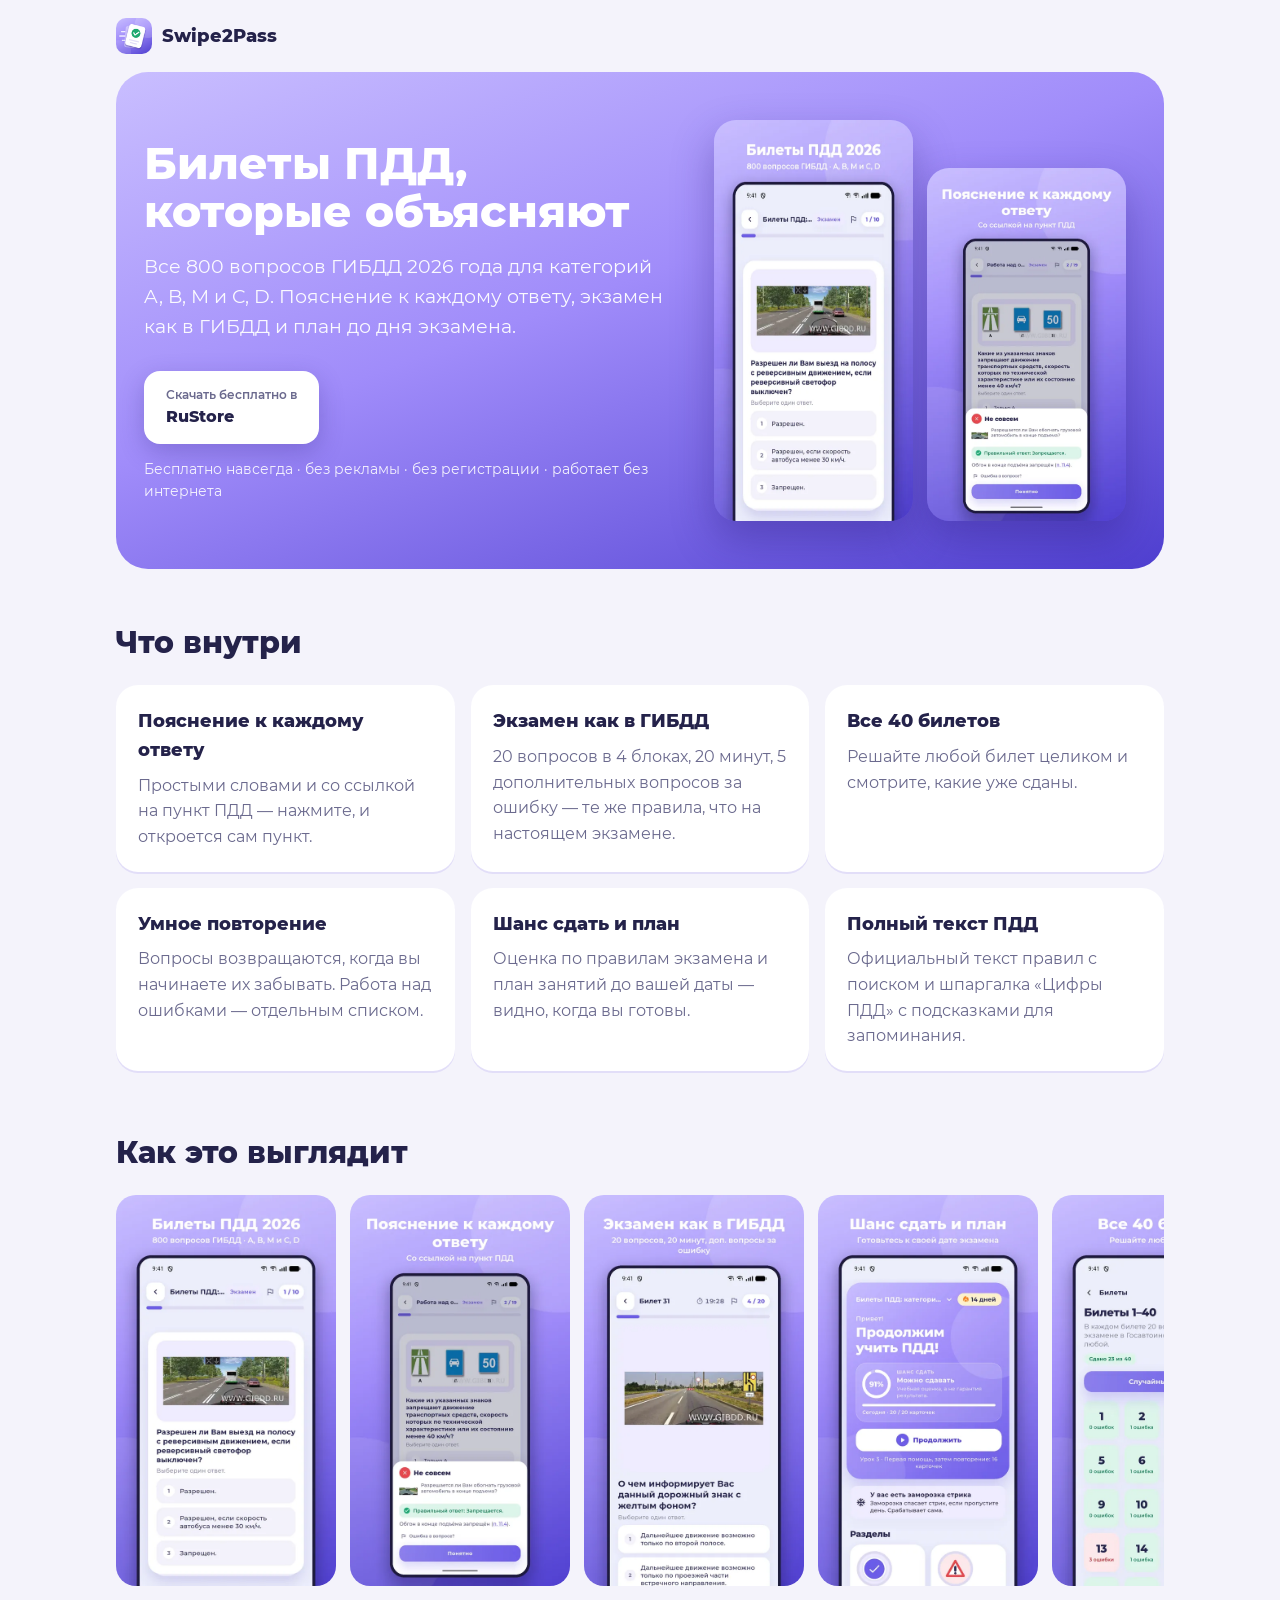
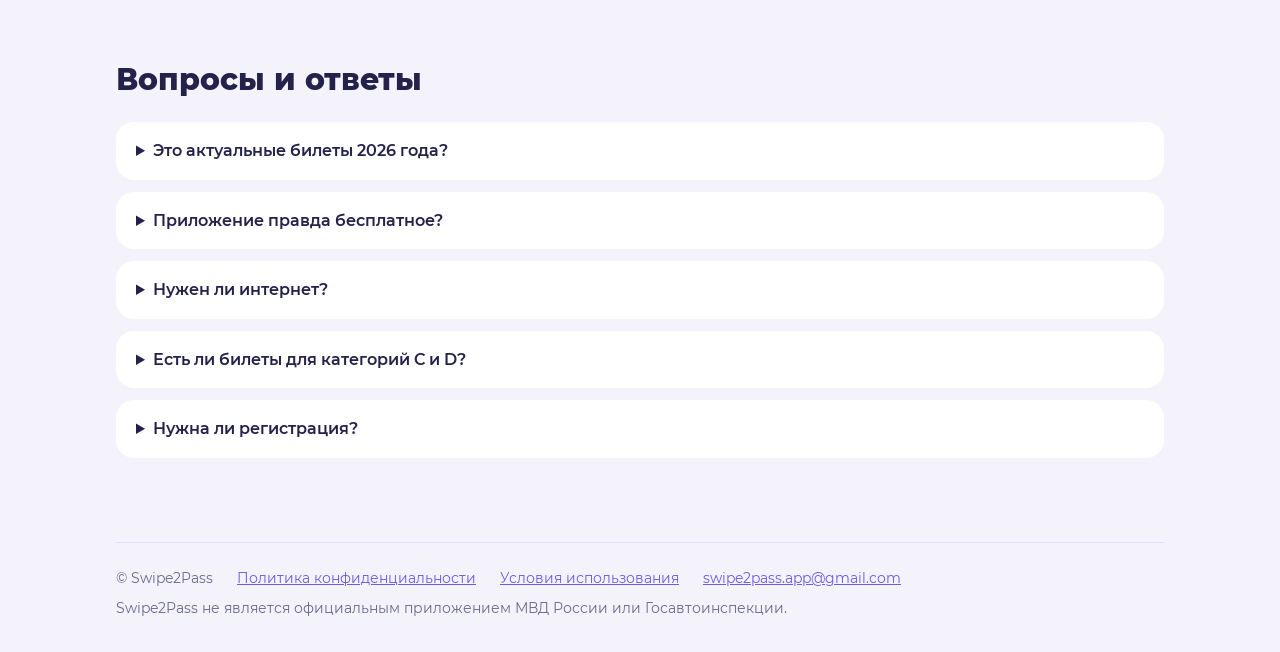
<file: index.html>
<!doctype html><html lang="ru"><head><meta charset="utf-8"><meta name="viewport" content="width=device-width,initial-scale=1"><title>Swipe2Pass — билеты ПДД 2026 с пояснениями, бесплатно</title><meta name="description" content="Подготовка к экзамену в ГИБДД: все 800 вопросов билетов 2026 для категорий A, B, M и C, D, пояснение к каждому ответу, экзамен как в ГИБДД. Бесплатно, без рекламы и регистрации."><link rel="canonical" href="https://swipe2pass.github.io/"><link rel="icon" href="/assets/icon-64.png"><meta property="og:title" content="Swipe2Pass — билеты ПДД 2026 с пояснениями, бесплатно"><meta property="og:description" content="Подготовка к экзамену в ГИБДД: все 800 вопросов билетов 2026 для категорий A, B, M и C, D, пояснение к каждому ответу, экзамен как в ГИБДД. Бесплатно, без рекламы и регистрации."><meta property="og:image" content="https://swipe2pass.github.io/assets/icon-512.png"><link rel="stylesheet" href="/assets/style.css"></head><body><div class="wrap"><header class="top"><a class="brand" href="/"><img src="/assets/icon-64.png" alt="">Swipe2Pass</a></header><div class="hero"><div><h1>Билеты ПДД, которые объясняют</h1><p>Все 800 вопросов ГИБДД 2026 года для категорий A, B, M и C, D. Пояснение к каждому ответу, экзамен как в ГИБДД и план до дня экзамена.</p><a class="store" href="https://www.rustore.ru/catalog/app/com.swipe2pass.app"><span><small>Скачать бесплатно в</small>RuStore</span></a><div class="note">Бесплатно навсегда · без рекламы · без регистрации · работает без интернета</div></div><div class="phones"><img src="/assets/shot-01.webp" alt=""><img src="/assets/shot-02.webp" alt=""></div></div><section><h2>Что внутри</h2><div class="grid"><div class="card"><h3>Пояснение к каждому ответу</h3><p>Простыми словами и со ссылкой на пункт ПДД — нажмите, и откроется сам пункт.</p></div><div class="card"><h3>Экзамен как в ГИБДД</h3><p>20 вопросов в 4 блоках, 20 минут, 5 дополнительных вопросов за ошибку — те же правила, что на настоящем экзамене.</p></div><div class="card"><h3>Все 40 билетов</h3><p>Решайте любой билет целиком и смотрите, какие уже сданы.</p></div><div class="card"><h3>Умное повторение</h3><p>Вопросы возвращаются, когда вы начинаете их забывать. Работа над ошибками — отдельным списком.</p></div><div class="card"><h3>Шанс сдать и план</h3><p>Оценка по правилам экзамена и план занятий до вашей даты — видно, когда вы готовы.</p></div><div class="card"><h3>Полный текст ПДД</h3><p>Официальный текст правил с поиском и шпаргалка «Цифры ПДД» с подсказками для запоминания.</p></div></div></section><section><h2>Как это выглядит</h2><div class="shots"><img src="/assets/shot-01.webp" alt="Вопрос из билета с картинкой" loading="lazy"><img src="/assets/shot-02.webp" alt="Пояснение к ответу со ссылкой на пункт ПДД" loading="lazy"><img src="/assets/shot-03.webp" alt="Экзамен как в ГИБДД с таймером" loading="lazy"><img src="/assets/shot-04.webp" alt="Главный экран: шанс сдать и план" loading="lazy"><img src="/assets/shot-05.webp" alt="Все 40 билетов" loading="lazy"><img src="/assets/shot-06.webp" alt="Полный текст ПДД" loading="lazy"><img src="/assets/shot-07.webp" alt="Цифры ПДД с подсказками" loading="lazy"><img src="/assets/shot-08.webp" alt="Выбор категории: A, B, M или C, D" loading="lazy"></div></section><section><h2>Вопросы и ответы</h2><details><summary>Это актуальные билеты 2026 года?</summary><p>Да. Вопросы взяты из официальных экзаменационных билетов Госавтоинспекции (редакции abm-2023 и cd-2023 — они действуют в 2026 году), ответы — из официальных комментариев.</p></details><details><summary>Приложение правда бесплатное?</summary><p>Да, полностью: все 800 вопросов, экзамен, билеты, текст ПДД. Нет рекламы, подписок и платных разделов.</p></details><details><summary>Нужен ли интернет?</summary><p>Нет. Все вопросы, картинки и текст ПДД встроены в приложение и работают без сети.</p></details><details><summary>Есть ли билеты для категорий C и D?</summary><p>Да. При первом запуске выберите «A, B, M» или «C, D», сменить можно в любой момент в профиле.</p></details><details><summary>Нужна ли регистрация?</summary><p>Нет. Прогресс хранится только на вашем телефоне, личные данные мы не собираем.</p></details></section><footer class="bottom"><span>© Swipe2Pass</span><a href="/privacy/">Политика конфиденциальности</a><a href="/terms/">Условия использования</a><a href="mailto:swipe2pass.app@gmail.com">swipe2pass.app@gmail.com</a><span>Swipe2Pass не является официальным приложением МВД России или Госавтоинспекции.</span></footer></div></body></html>
</file>
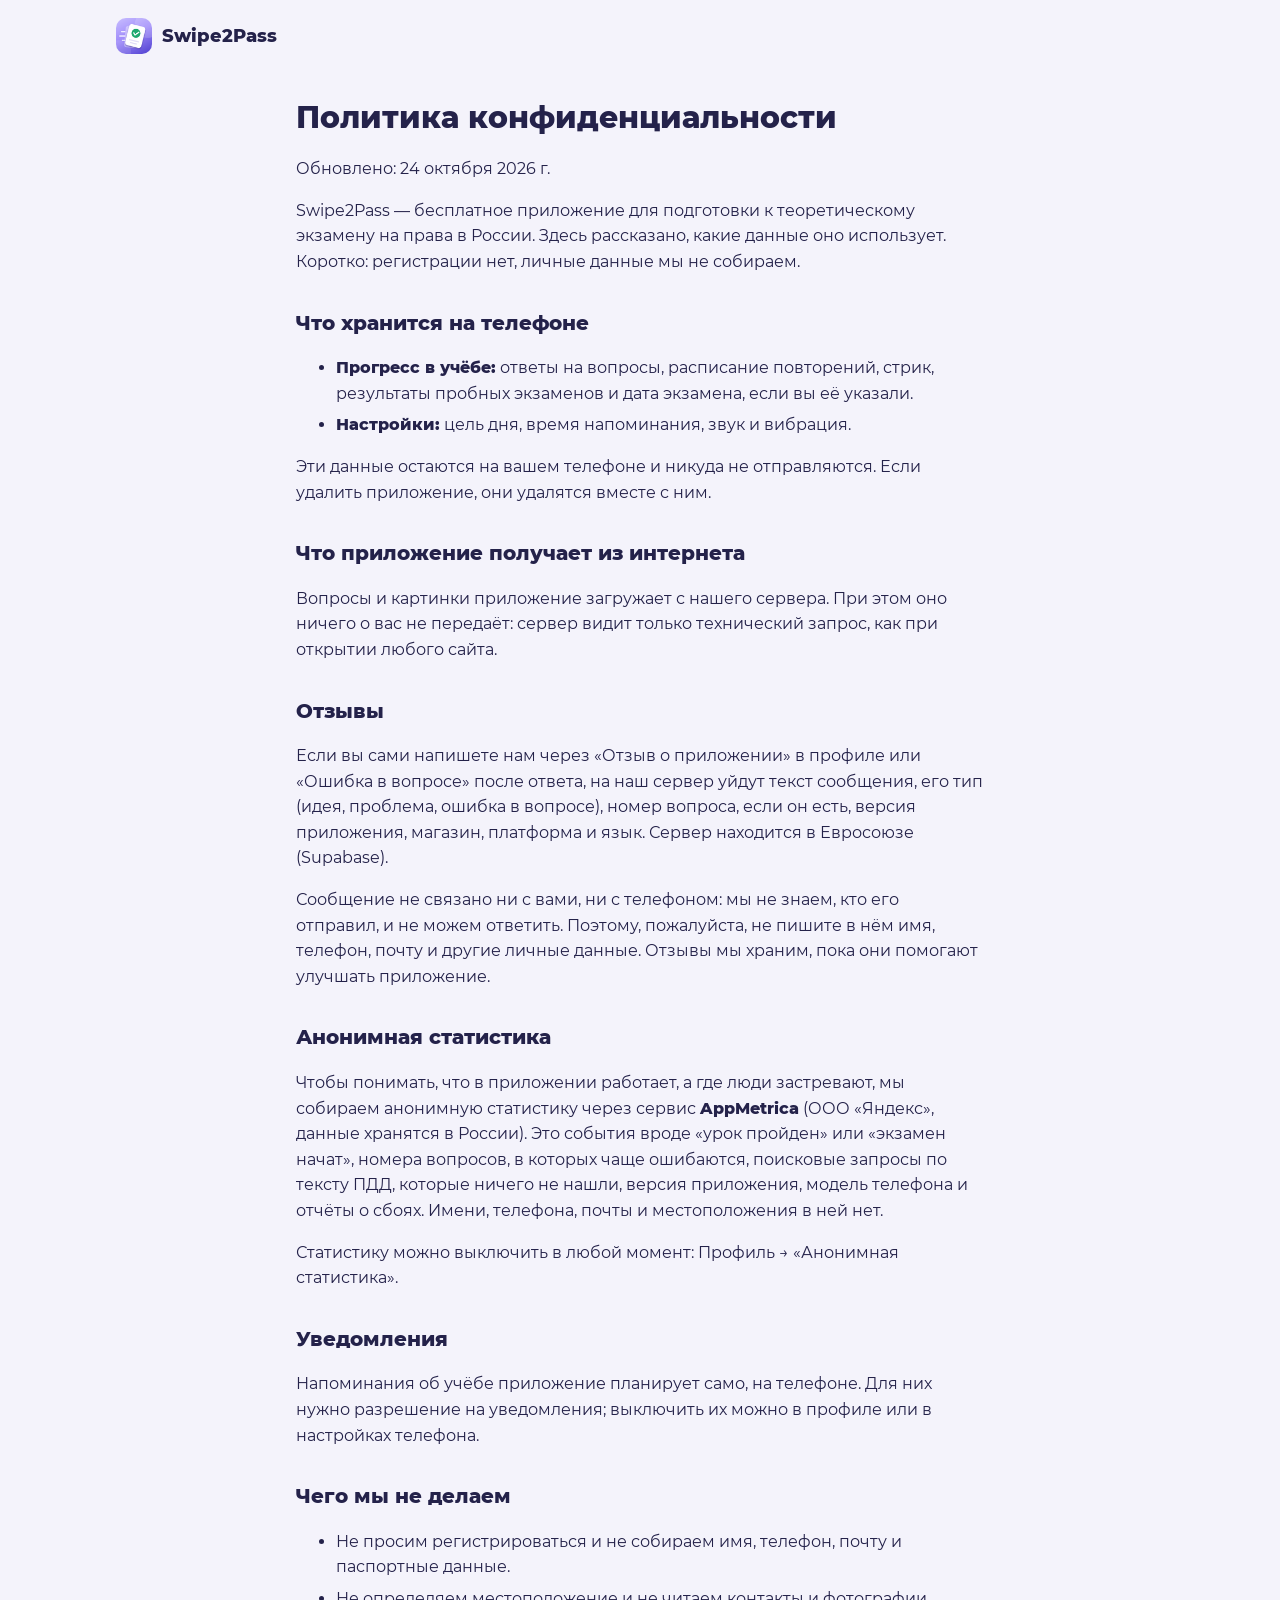
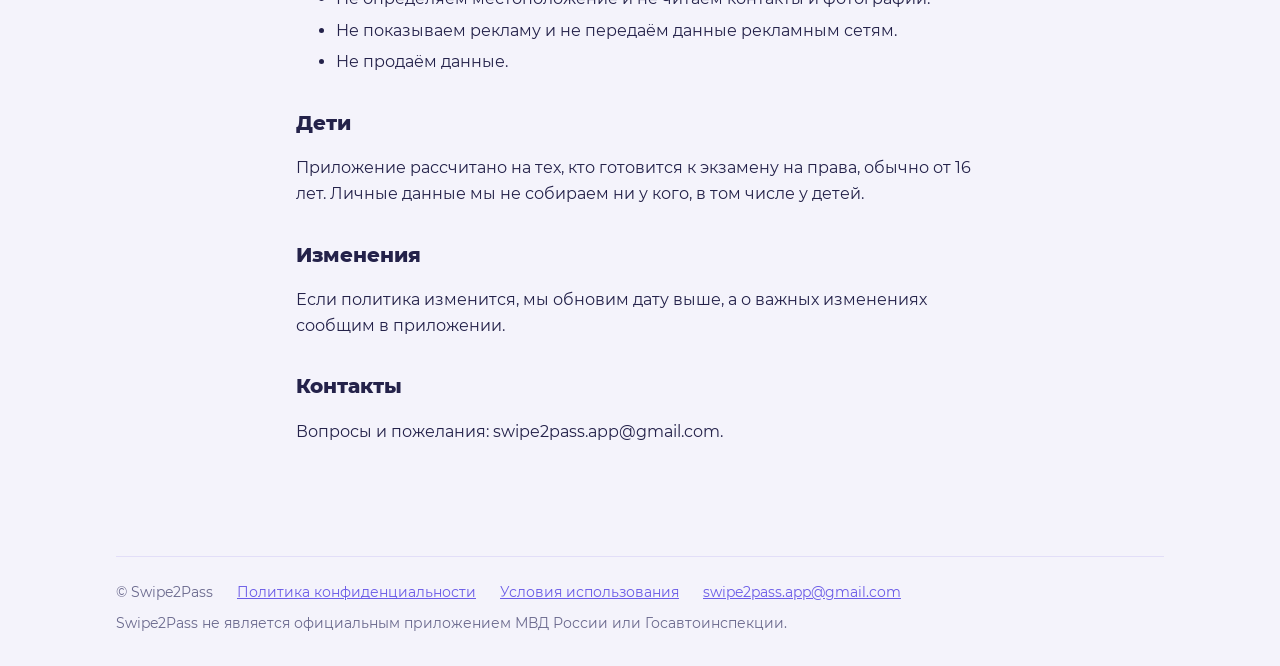
<file: privacy/index.html>
<!doctype html><html lang="ru"><head><meta charset="utf-8"><meta name="viewport" content="width=device-width,initial-scale=1"><title>Политика конфиденциальности — Swipe2Pass</title><meta name="description" content="Политика конфиденциальности приложения Swipe2Pass"><link rel="canonical" href="https://swipe2pass.github.io/privacy/"><link rel="icon" href="/assets/icon-64.png"><meta property="og:title" content="Политика конфиденциальности — Swipe2Pass"><meta property="og:description" content="Политика конфиденциальности приложения Swipe2Pass"><meta property="og:image" content="https://swipe2pass.github.io/assets/icon-512.png"><link rel="stylesheet" href="/assets/style.css"></head><body><div class="wrap"><header class="top"><a class="brand" href="/"><img src="/assets/icon-64.png" alt="">Swipe2Pass</a></header><main class="doc"><h1>Политика конфиденциальности</h1><p>Обновлено: 24 октября 2026 г.</p><p>Swipe2Pass — бесплатное приложение для подготовки к теоретическому экзамену на права в России. Здесь рассказано, какие данные оно использует. Коротко: регистрации нет, личные данные мы не собираем.</p><h2>Что хранится на телефоне</h2><ul><li><strong>Прогресс в учёбе:</strong> ответы на вопросы, расписание повторений, стрик, результаты пробных экзаменов и дата экзамена, если вы её указали.</li><li><strong>Настройки:</strong> цель дня, время напоминания, звук и вибрация.</li></ul><p>Эти данные остаются на вашем телефоне и никуда не отправляются. Если удалить приложение, они удалятся вместе с ним.</p><h2>Что приложение получает из интернета</h2><p>Вопросы и картинки приложение загружает с нашего сервера. При этом оно ничего о вас не передаёт: сервер видит только технический запрос, как при открытии любого сайта.</p><h2>Отзывы</h2><p>Если вы сами напишете нам через «Отзыв о приложении» в профиле или «Ошибка в вопросе» после ответа, на наш сервер уйдут текст сообщения, его тип (идея, проблема, ошибка в вопросе), номер вопроса, если он есть, версия приложения, магазин, платформа и язык. Сервер находится в Евросоюзе (Supabase).</p><p>Сообщение не связано ни с вами, ни с телефоном: мы не знаем, кто его отправил, и не можем ответить. Поэтому, пожалуйста, не пишите в нём имя, телефон, почту и другие личные данные. Отзывы мы храним, пока они помогают улучшать приложение.</p><h2>Анонимная статистика</h2><p>Чтобы понимать, что в приложении работает, а где люди застревают, мы собираем анонимную статистику через сервис <strong>AppMetrica</strong> (ООО «Яндекс», данные хранятся в России). Это события вроде «урок пройден» или «экзамен начат», номера вопросов, в которых чаще ошибаются, поисковые запросы по тексту ПДД, которые ничего не нашли, версия приложения, модель телефона и отчёты о сбоях. Имени, телефона, почты и местоположения в ней нет.</p><p>Статистику можно выключить в любой момент: Профиль → «Анонимная статистика».</p><h2>Уведомления</h2><p>Напоминания об учёбе приложение планирует само, на телефоне. Для них нужно разрешение на уведомления; выключить их можно в профиле или в настройках телефона.</p><h2>Чего мы не делаем</h2><ul><li>Не просим регистрироваться и не собираем имя, телефон, почту и паспортные данные.</li><li>Не определяем местоположение и не читаем контакты и фотографии.</li><li>Не показываем рекламу и не передаём данные рекламным сетям.</li><li>Не продаём данные.</li></ul><h2>Дети</h2><p>Приложение рассчитано на тех, кто готовится к экзамену на права, обычно от 16 лет. Личные данные мы не собираем ни у кого, в том числе у детей.</p><h2>Изменения</h2><p>Если политика изменится, мы обновим дату выше, а о важных изменениях сообщим в приложении.</p><h2>Контакты</h2><p>Вопросы и пожелания: swipe2pass.app@gmail.com.</p></main><footer class="bottom"><span>© Swipe2Pass</span><a href="/privacy/">Политика конфиденциальности</a><a href="/terms/">Условия использования</a><a href="mailto:swipe2pass.app@gmail.com">swipe2pass.app@gmail.com</a><span>Swipe2Pass не является официальным приложением МВД России или Госавтоинспекции.</span></footer></div></body></html>
</file>
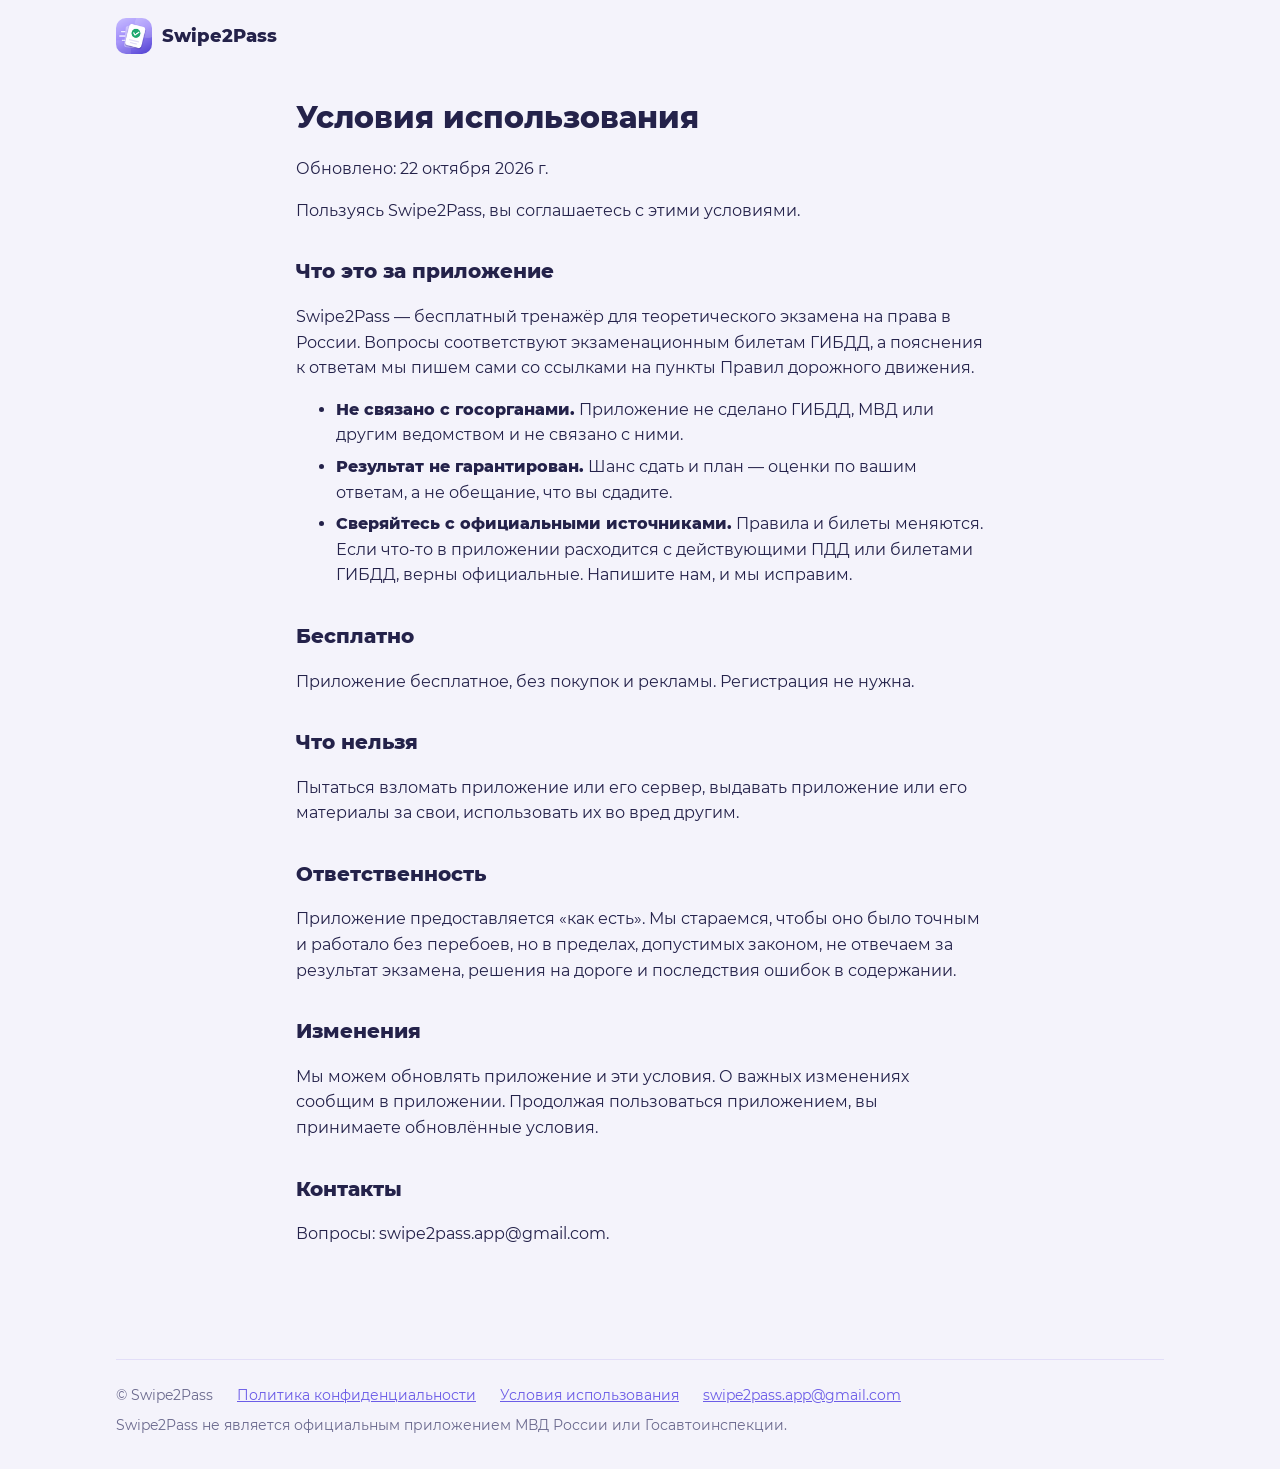
<file: terms/index.html>
<!doctype html><html lang="ru"><head><meta charset="utf-8"><meta name="viewport" content="width=device-width,initial-scale=1"><title>Условия использования — Swipe2Pass</title><meta name="description" content="Условия использования приложения Swipe2Pass"><link rel="canonical" href="https://swipe2pass.github.io/terms/"><link rel="icon" href="/assets/icon-64.png"><meta property="og:title" content="Условия использования — Swipe2Pass"><meta property="og:description" content="Условия использования приложения Swipe2Pass"><meta property="og:image" content="https://swipe2pass.github.io/assets/icon-512.png"><link rel="stylesheet" href="/assets/style.css"></head><body><div class="wrap"><header class="top"><a class="brand" href="/"><img src="/assets/icon-64.png" alt="">Swipe2Pass</a></header><main class="doc"><h1>Условия использования</h1><p>Обновлено: 22 октября 2026 г.</p><p>Пользуясь Swipe2Pass, вы соглашаетесь с этими условиями.</p><h2>Что это за приложение</h2><p>Swipe2Pass — бесплатный тренажёр для теоретического экзамена на права в России. Вопросы соответствуют экзаменационным билетам ГИБДД, а пояснения к ответам мы пишем сами со ссылками на пункты Правил дорожного движения.</p><ul><li><strong>Не связано с госорганами.</strong> Приложение не сделано ГИБДД, МВД или другим ведомством и не связано с ними.</li><li><strong>Результат не гарантирован.</strong> Шанс сдать и план — оценки по вашим ответам, а не обещание, что вы сдадите.</li><li><strong>Сверяйтесь с официальными источниками.</strong> Правила и билеты меняются. Если что-то в приложении расходится с действующими ПДД или билетами ГИБДД, верны официальные. Напишите нам, и мы исправим.</li></ul><h2>Бесплатно</h2><p>Приложение бесплатное, без покупок и рекламы. Регистрация не нужна.</p><h2>Что нельзя</h2><p>Пытаться взломать приложение или его сервер, выдавать приложение или его материалы за свои, использовать их во вред другим.</p><h2>Ответственность</h2><p>Приложение предоставляется «как есть». Мы стараемся, чтобы оно было точным и работало без перебоев, но в пределах, допустимых законом, не отвечаем за результат экзамена, решения на дороге и последствия ошибок в содержании.</p><h2>Изменения</h2><p>Мы можем обновлять приложение и эти условия. О важных изменениях сообщим в приложении. Продолжая пользоваться приложением, вы принимаете обновлённые условия.</p><h2>Контакты</h2><p>Вопросы: swipe2pass.app@gmail.com.</p></main><footer class="bottom"><span>© Swipe2Pass</span><a href="/privacy/">Политика конфиденциальности</a><a href="/terms/">Условия использования</a><a href="mailto:swipe2pass.app@gmail.com">swipe2pass.app@gmail.com</a><span>Swipe2Pass не является официальным приложением МВД России или Госавтоинспекции.</span></footer></div></body></html>
</file>
<file: assets/style.css>
@font-face{font-family:Montserrat;font-weight:800;font-display:swap;src:url(/assets/montserrat-800.woff) format('woff')}
@font-face{font-family:Montserrat;font-weight:600;font-display:swap;src:url(/assets/montserrat-600.woff) format('woff')}
@font-face{font-family:Montserrat;font-weight:400;font-display:swap;src:url(/assets/montserrat-400.woff) format('woff')}
:root{--ink:#24224A;--muted:#6B6A8E;--primary:#6B5CE7;--deep:#4F3FD0;--paper:#F4F3FB;--card:#fff;--mint:#1FA971;--line:#E2DEF8}
*{box-sizing:border-box}
body{margin:0;background:var(--paper);color:var(--ink);font:400 16px/1.6 Montserrat,-apple-system,Segoe UI,Roboto,Arial,sans-serif}
a{color:var(--primary)}
.wrap{max-width:1080px;margin:0 auto;padding:0 16px}
header.top{display:flex;align-items:center;justify-content:space-between;padding:18px 0}
.brand{display:flex;align-items:center;gap:10px;font-weight:800;font-size:18px;color:var(--ink);text-decoration:none}
.brand img{width:36px;height:36px;border-radius:10px}
.hero{background:linear-gradient(160deg,#C9BEFF 0%,#A08CFA 45%,#4F3FD0 100%);color:#fff;border-radius:32px;padding:48px 28px;display:grid;gap:32px;grid-template-columns:1.1fr .9fr;align-items:center;overflow:hidden}
.hero h1{font-weight:800;font-size:44px;line-height:1.1;margin:0 0 16px}
.hero p{font-size:19px;margin:0 0 28px;opacity:.95}
.hero .phones{display:flex;gap:14px;justify-content:center}
.hero .phones img{width:46%;max-width:220px;border-radius:22px;box-shadow:0 18px 40px rgba(40,26,120,.35)}
.hero .phones img:last-child{margin-top:48px}
.store{display:inline-flex;align-items:center;gap:10px;background:#fff;color:var(--ink);text-decoration:none;font-weight:800;padding:14px 22px;border-radius:16px;box-shadow:0 8px 24px rgba(40,26,120,.25)}
.store small{display:block;font-weight:600;font-size:12px;color:var(--muted)}
.note{font-size:14px;opacity:.9;margin-top:14px}
section{padding:56px 0 8px}
section h2{font-weight:800;font-size:30px;line-height:1.2;margin:0 0 24px}
.grid{display:grid;gap:16px;grid-template-columns:repeat(3,1fr)}
.card{background:var(--card);border-radius:22px;padding:22px;box-shadow:0 2px 0 var(--line)}
.card h3{font-weight:800;font-size:18px;margin:0 0 8px}
.card p{margin:0;color:var(--muted)}
.shots{display:flex;gap:14px;overflow-x:auto;padding-bottom:12px;scroll-snap-type:x mandatory}
.shots img{width:220px;flex:none;border-radius:20px;scroll-snap-align:start}
details{background:var(--card);border-radius:18px;padding:16px 20px;margin-bottom:12px}
summary{font-weight:600;cursor:pointer}
details p{margin:10px 0 0;color:var(--muted)}
footer.bottom{margin:64px 0 32px;padding-top:24px;border-top:1px solid var(--line);color:var(--muted);font-size:14px;display:flex;flex-wrap:wrap;gap:8px 24px}
.doc{max-width:720px;margin:0 auto;padding:8px 16px 32px}
.doc h1{font-weight:800;font-size:30px;line-height:1.2}
h1,h2,h3{overflow-wrap:break-word;hyphens:auto}
.doc h2{font-weight:800;font-size:20px;margin-top:32px}
.doc li{margin:6px 0}
@media (max-width:760px){.hero{grid-template-columns:1fr;padding:32px 20px}.hero h1{font-size:32px}.grid{grid-template-columns:1fr}section h2{font-size:24px}.doc h1{font-size:24px}}
</file>
